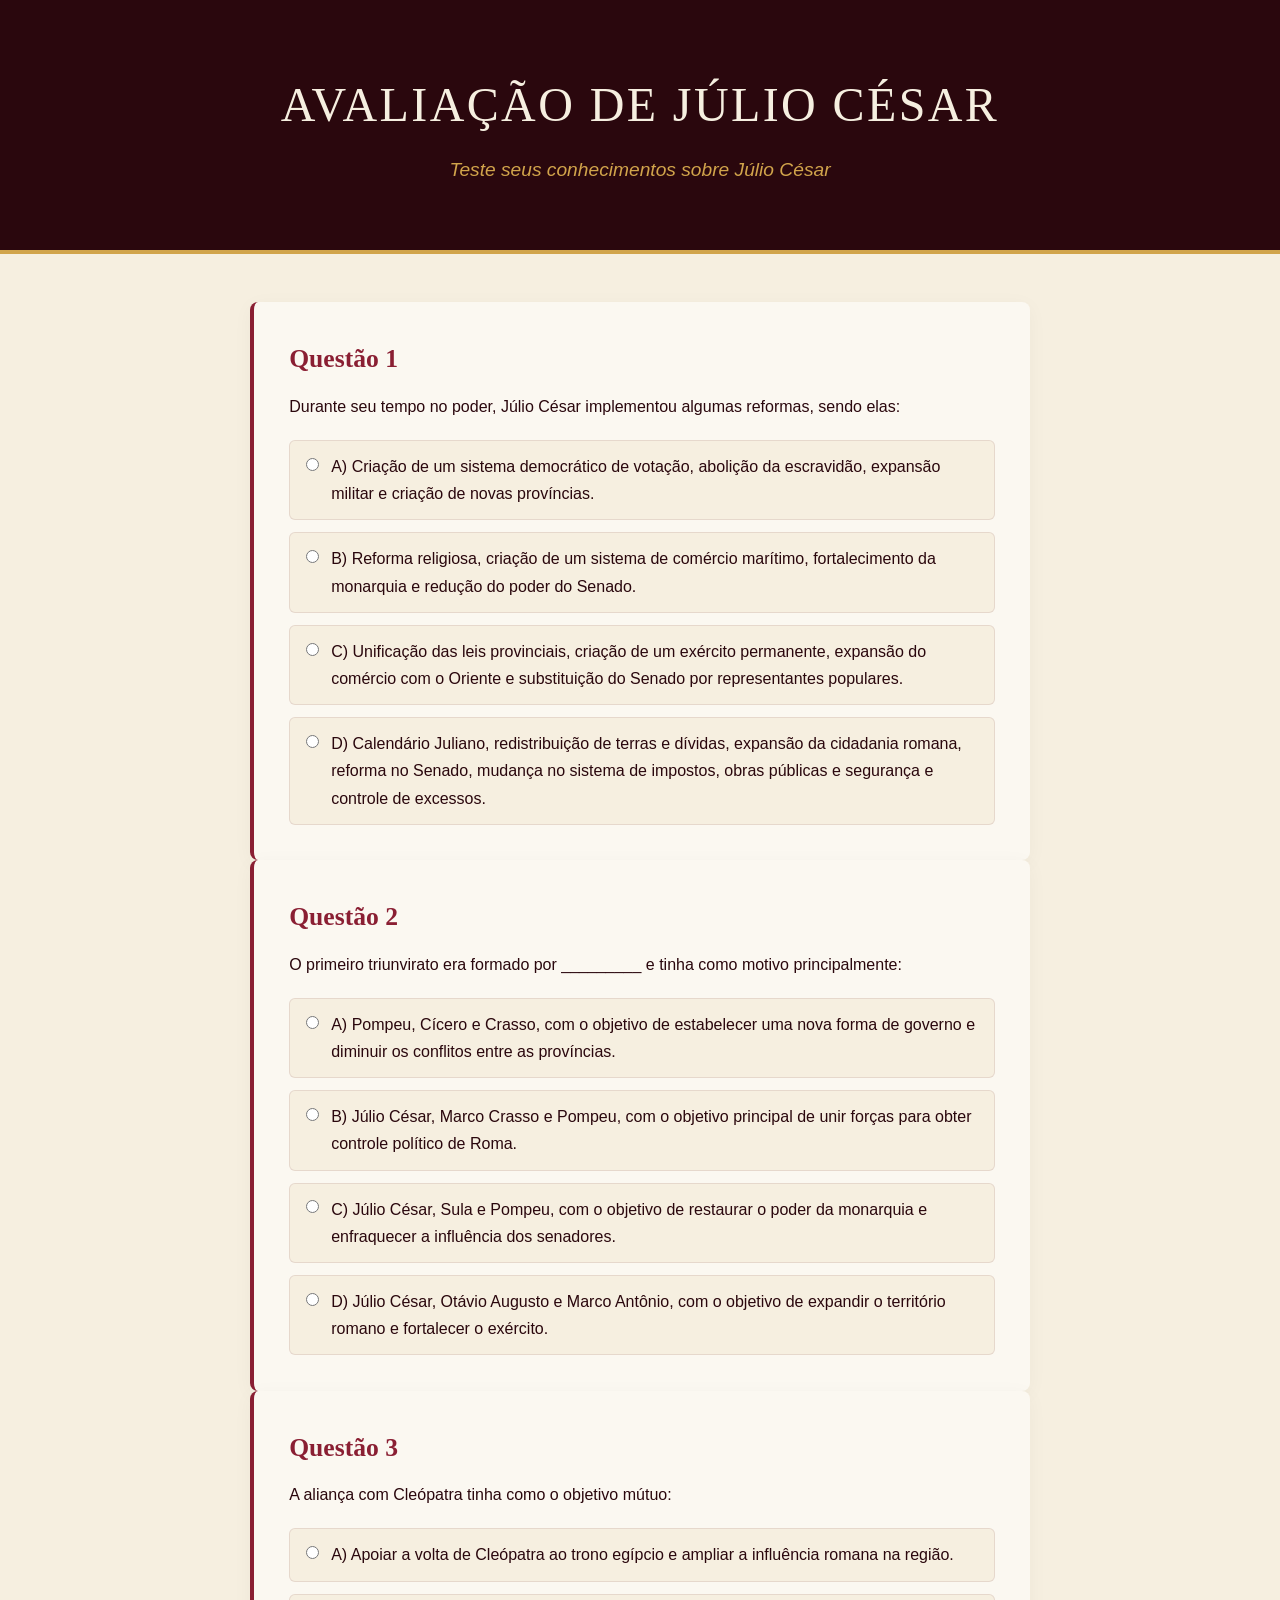
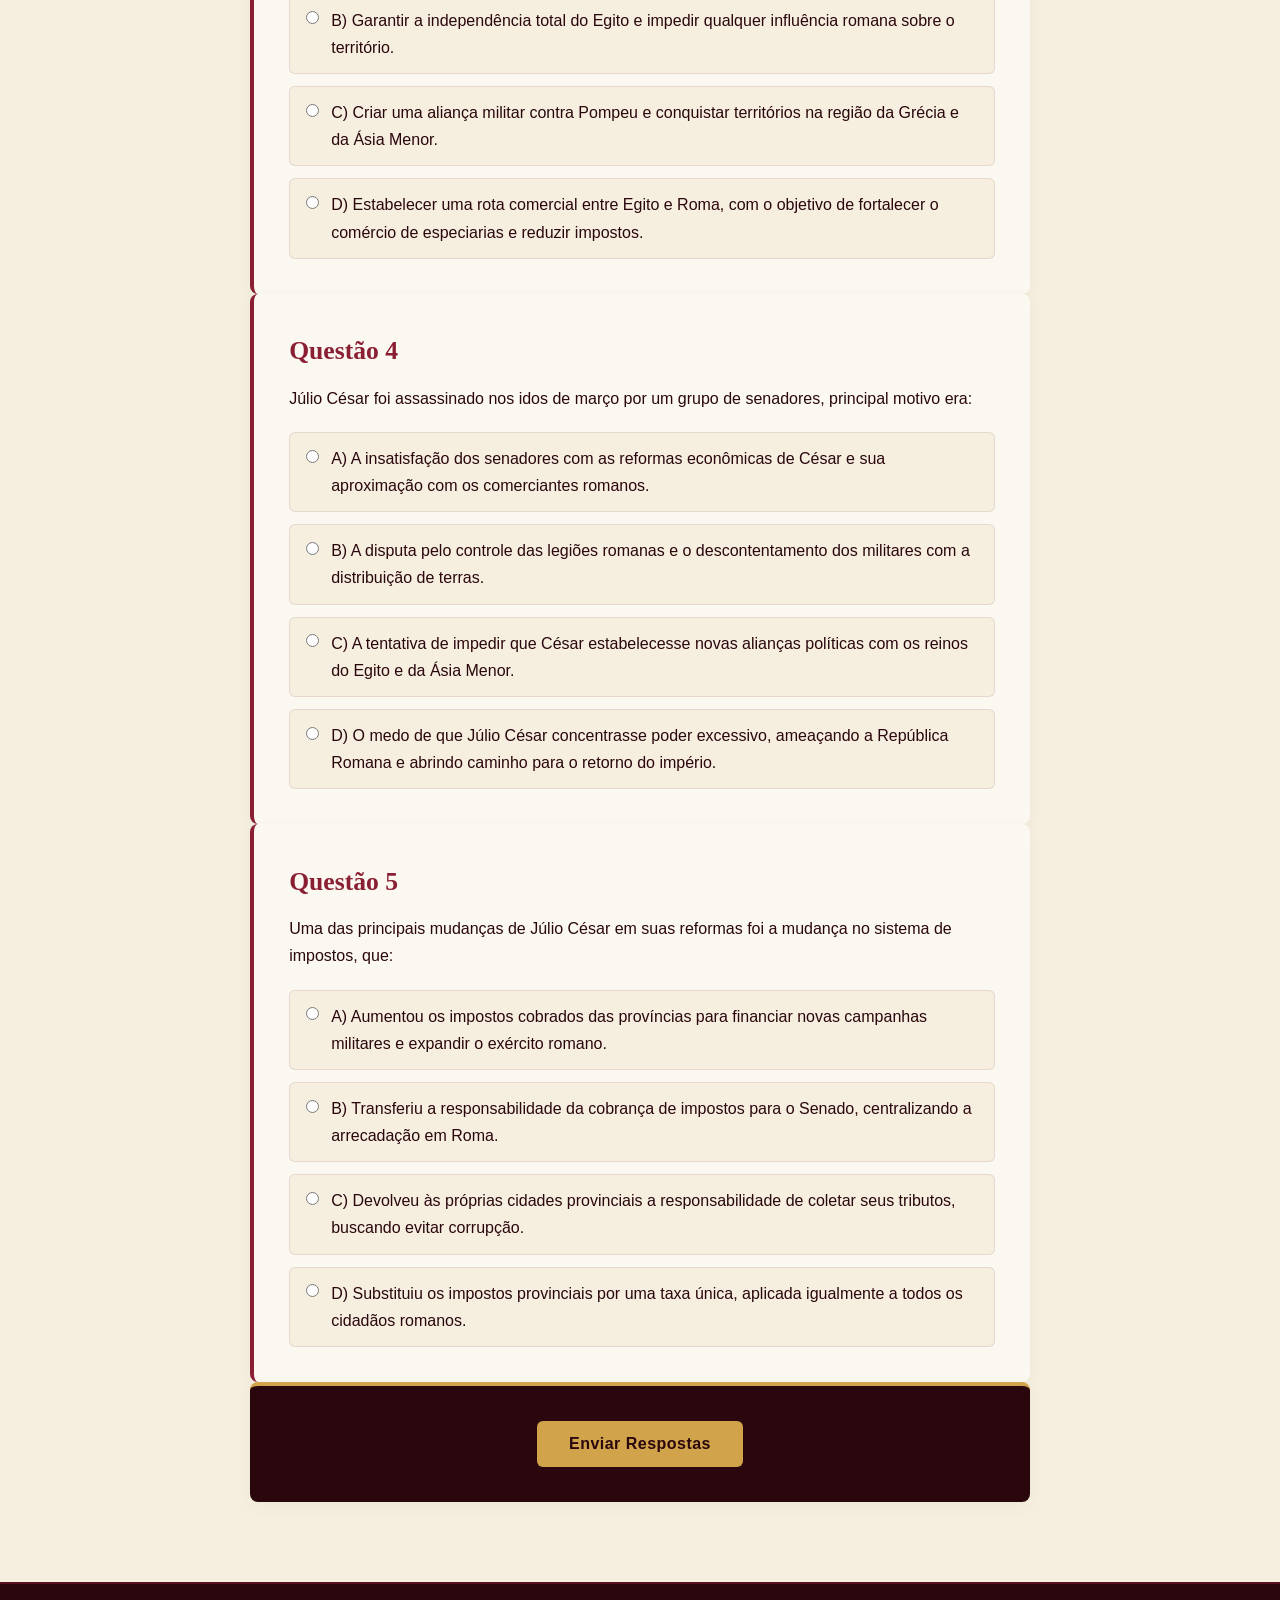
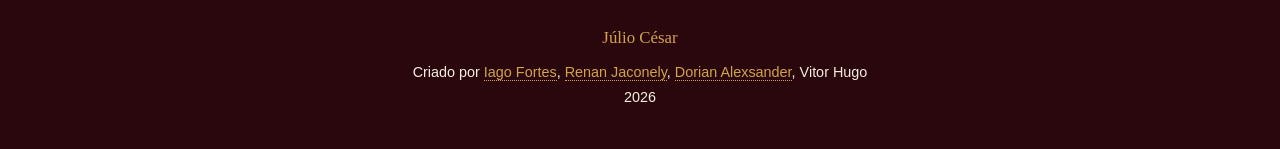
<file: form.html>
<!DOCTYPE html>
<html lang="pt-br">
<head>
    <meta charset="UTF-8">
    <meta name="viewport" content="width=device-width, initial-scale=1.0">
    <title>Avaliação: Júlio César</title>
    <link rel="stylesheet" href="form.css">
</head>
<body>
    <header>
        <h1>Avaliação de Júlio César</h1>
        <p>Teste seus conhecimentos sobre Júlio César</p>
    </header>

    <main class="container">
        <div id="status-aviso" class="aviso-bloqueio" style="display: none;">
            <h2>Teste já realizado!</h2>
            <p>Você já concluiu esta avaliação anteriormente. Veja abaixo o seu resultado final.</p>
        </div>

        <form id="quiz-form">
            <div class="box question-box">
                <h2>Questão 1</h2>
                <p>Durante seu tempo no poder, Júlio César implementou algumas reformas, sendo elas:</p>
                <div class="options">
                    <label><input type="radio" name="q1" value="A"> A) Criação de um sistema democrático de votação, abolição da escravidão, expansão militar e criação de novas províncias.</label>
                    <label><input type="radio" name="q1" value="B"> B) Reforma religiosa, criação de um sistema de comércio marítimo, fortalecimento da monarquia e redução do poder do Senado.</label>
                    <label><input type="radio" name="q1" value="C"> C) Unificação das leis provinciais, criação de um exército permanente, expansão do comércio com o Oriente e substituição do Senado por representantes populares.</label>
                    <label><input type="radio" name="q1" value="D"> D) Calendário Juliano, redistribuição de terras e dívidas, expansão da cidadania romana, reforma no Senado, mudança no sistema de impostos, obras públicas e segurança e controle de excessos.</label>
                </div>
            </div>

            <div class="box question-box">
                <h2>Questão 2</h2>
                <p>O primeiro triunvirato era formado por _________ e tinha como motivo principalmente:</p>
                <div class="options">
                    <label><input type="radio" name="q2" value="A"> A) Pompeu, Cícero e Crasso, com o objetivo de estabelecer uma nova forma de governo e diminuir os conflitos entre as províncias.</label>
                    <label><input type="radio" name="q2" value="B"> B) Júlio César, Marco Crasso e Pompeu, com o objetivo principal de unir forças para obter controle político de Roma.</label>
                    <label><input type="radio" name="q2" value="C"> C) Júlio César, Sula e Pompeu, com o objetivo de restaurar o poder da monarquia e enfraquecer a influência dos senadores.</label>
                    <label><input type="radio" name="q2" value="D"> D) Júlio César, Otávio Augusto e Marco Antônio, com o objetivo de expandir o território romano e fortalecer o exército.</label>
                </div>
            </div>
          
            <div class="box question-box">
                <h2>Questão 3</h2>
                <p>A aliança com Cleópatra tinha como o objetivo mútuo:</p>
                <div class="options">
                    <label><input type="radio" name="q3" value="A"> A) Apoiar a volta de Cleópatra ao trono egípcio e ampliar a influência romana na região.</label>
                    <label><input type="radio" name="q3" value="B"> B) Garantir a independência total do Egito e impedir qualquer influência romana sobre o território.</label>
                    <label><input type="radio" name="q3" value="C"> C) Criar uma aliança militar contra Pompeu e conquistar territórios na região da Grécia e da Ásia Menor.</label>
                    <label><input type="radio" name="q3" value="D"> D) Estabelecer uma rota comercial entre Egito e Roma, com o objetivo de fortalecer o comércio de especiarias e reduzir impostos.</label>
                </div>
            </div>

            <div class="box question-box">
                <h2>Questão 4</h2>
                <p>Júlio César foi assassinado nos idos de março por um grupo de senadores, principal motivo era:</p>
                <div class="options">
                    <label><input type="radio" name="q4" value="A"> A) A insatisfação dos senadores com as reformas econômicas de César e sua aproximação com os comerciantes romanos.</label>
                    <label><input type="radio" name="q4" value="B"> B) A disputa pelo controle das legiões romanas e o descontentamento dos militares com a distribuição de terras.</label>
                    <label><input type="radio" name="q4" value="C"> C) A tentativa de impedir que César estabelecesse novas alianças políticas com os reinos do Egito e da Ásia Menor.</label>
                    <label><input type="radio" name="q4" value="D"> D) O medo de que Júlio César concentrasse poder excessivo, ameaçando a República Romana e abrindo caminho para o retorno do império.</label>
                </div>
            </div> 
            <div class="box question-box">
                <h2>Questão 5</h2>
                <p>Uma das principais mudanças de Júlio César em suas reformas foi a mudança no sistema de impostos, que:</p>
                <div class="options">
                    <label><input type="radio" name="q5" value="A"> A) Aumentou os impostos cobrados das províncias para financiar novas campanhas militares e expandir o exército romano.</label>
                    <label><input type="radio" name="q5" value="B"> B) Transferiu a responsabilidade da cobrança de impostos para o Senado, centralizando a arrecadação em Roma.</label>
                    <label><input type="radio" name="q5" value="C"> C) Devolveu às próprias cidades provinciais a responsabilidade de coletar seus tributos, buscando evitar corrupção.</label>
                    <label><input type="radio" name="q5" value="D"> D) Substituiu os impostos provinciais por uma taxa única, aplicada igualmente a todos os cidadãos romanos.</label>
                </div>
            </div>
              
            <div class="box submit-box">
                <button type="submit" id="botao-enviar" class="botao-link">Enviar Respostas</button>
            </div>
        </form>

        <div id="resultado-container" class="box resultado-box" style="display: none;">
            <h2>Resultado da Avaliação</h2>
            <p id="texto-nota" class="texto-nota"></p>
            <div class="botoes-acao">
                <a href="index.html" class="botao-link">Voltar para a Página Principal</a>
            </div>
        </div>
    </main>

    <footer class="lower">
        <h3>Júlio César</h3>
        <p>Criado por <a href="https://github.com/igoprogm456">Iago Fortes</a>, <a href="https://github.com/jacon3ly">Renan Jaconely</a>, <a href="https://github.com/dorian55pp">Dorian Alexsander</a>, Vitor Hugo<br>2026</p>
    </footer>

    <script src="script.js"></script>
</body>
</html>
</file>
<file: form.css>
:root {
    --cor-vinho-escuro: #2A070D;
    --cor-bordo-medio:  #57101E;
    --cor-carmesim:     #8A1F33;
    --cor-dourado:      #D1A44B;
    --cor-creme:        #F6EFE0;
    --cor-branco-suave: #FBF8F1;
}

* {
    margin: 0;
    padding: 0;
    box-sizing: border-box;
}

body {
    background-color: var(--cor-creme);
    color: var(--cor-vinho-escuro);
    font-family: -apple-system, BlinkMacSystemFont, "Segoe UI", Roboto, Helvetica, Arial, sans-serif;
    line-height: 1.7;
    font-size: 1rem;
}

header {
    background-color: var(--cor-vinho-escuro);
    color: var(--cor-creme);
    text-align: center;
    padding: clamp(2.5rem, 6vw, 4rem) 1.5rem;
    border-bottom: 4px solid var(--cor-dourado);
}

header h1 {
    font-family: Georgia, "Times New Roman", serif;
    font-size: clamp(2rem, 4vw, 3rem);
    letter-spacing: 0.05em;
    text-transform: uppercase;
    font-weight: normal;
    margin-bottom: 0.5rem;
}

header p {
    color: var(--cor-dourado);
    font-size: clamp(1rem, 2vw, 1.2rem);
    font-style: italic;
}

.container {
    max-width: 820px;
    margin: 0 auto;
    padding: clamp(2rem, 5vw, 3rem) 1.25rem;
    display: flex;
    flex-direction: column;
    gap: 2rem;
}

.box {
    background-color: var(--cor-branco-suave);
    padding: clamp(1.5rem, 4vw, 2.2rem);
    border-radius: 8px;
    border-left: 4px solid var(--cor-carmesim);
    box-shadow: 0 4px 20px rgba(42, 7, 13, 0.04);
}

.box h2 {
    font-family: Georgia, "Times New Roman", serif;
    color: var(--cor-carmesim);
    font-size: clamp(1.3rem, 2.5vw, 1.6rem);
    margin-bottom: 0.75rem;
}

.box p {
    margin-bottom: 1.25rem;
}

.options {
    display: flex;
    flex-direction: column;
    gap: 0.75rem;
}

.options label {
    display: flex;
    align-items: flex-start;
    gap: 0.75rem;
    padding: 0.75rem 1rem;
    background-color: var(--cor-creme);
    border-radius: 6px;
    border: 1px solid rgba(87, 16, 30, 0.1);
    cursor: pointer;
    transition: background-color 0.2s ease, border-color 0.2s ease;
}

.options label:hover {
    background-color: #f0e6d2;
    border-color: var(--cor-carmesim);
}

.options input[type="radio"] {
    margin-top: 0.3rem;
    accent-color: var(--cor-carmesim);
}

.submit-box {
    text-align: center;
    border-left: none;
    border-top: 4px solid var(--cor-dourado);
    background-color: var(--cor-vinho-escuro);
}

.botao-link {
    display: inline-block;
    background-color: var(--cor-dourado);
    color: var(--cor-vinho-escuro);
    text-decoration: none;
    font-weight: 700;
    padding: 0.85rem 2rem;
    border-radius: 6px;
    border: none;
    cursor: pointer;
    letter-spacing: 0.03em;
    transition: transform 0.2s ease, background-color 0.2s ease;
    font-size: 1rem;
}

.botao-link:hover {
    background-color: var(--cor-creme);
    transform: translateY(-2px);
}

.aviso-bloqueio {
    background-color: #57101E;
    color: var(--cor-creme);
    border-left: 4px solid var(--cor-dourado);
    padding: 1.5rem;
    border-radius: 8px;
    text-align: center;
}

.aviso-bloqueio h2 {
    color: var(--cor-dourado);
}

.resultado-box {
    text-align: center;
    border-left: none;
    border-top: 4px solid var(--cor-dourado);
    background-color: var(--cor-vinho-escuro);
    color: var(--cor-creme);
}

.resultado-box h2 {
    color: var(--cor-dourado);
}

.texto-nota {
    font-size: 1.5rem;
    font-weight: bold;
    margin: 1.5rem 0;
    color: var(--cor-creme);
}

footer.lower {
    background-color: var(--cor-vinho-escuro);
    color: var(--cor-creme);
    text-align: center;
    padding: 2.5rem 1.5rem;
    margin-top: 2rem;
    border-top: 2px solid var(--cor-bordo-medio);
    font-size: 0.9rem;
}

footer.lower h3 {
    font-family: Georgia, "Times New Roman", serif;
    color: var(--cor-dourado);
    margin-bottom: 0.5rem;
    font-weight: normal;
}

footer.lower a {
    color: var(--cor-dourado);
    text-decoration: none;
    border-bottom: 1px dotted var(--cor-dourado);
    transition: color 0.2s ease;
}

footer.lower a:hover {
    color: var(--cor-creme);
    border-bottom-style: solid;
}

@media (max-width: 600px) {
    .container {
        padding: 1rem 0.75rem;
        gap: 1.25rem;
    }

    .box {
        padding: 1.25rem 1rem;
    }

    .options label {
        padding: 0.6rem 0.75rem;
        font-size: 0.95rem;
    }

    header {
        padding: 2rem 1rem;
    }
}
</file>
